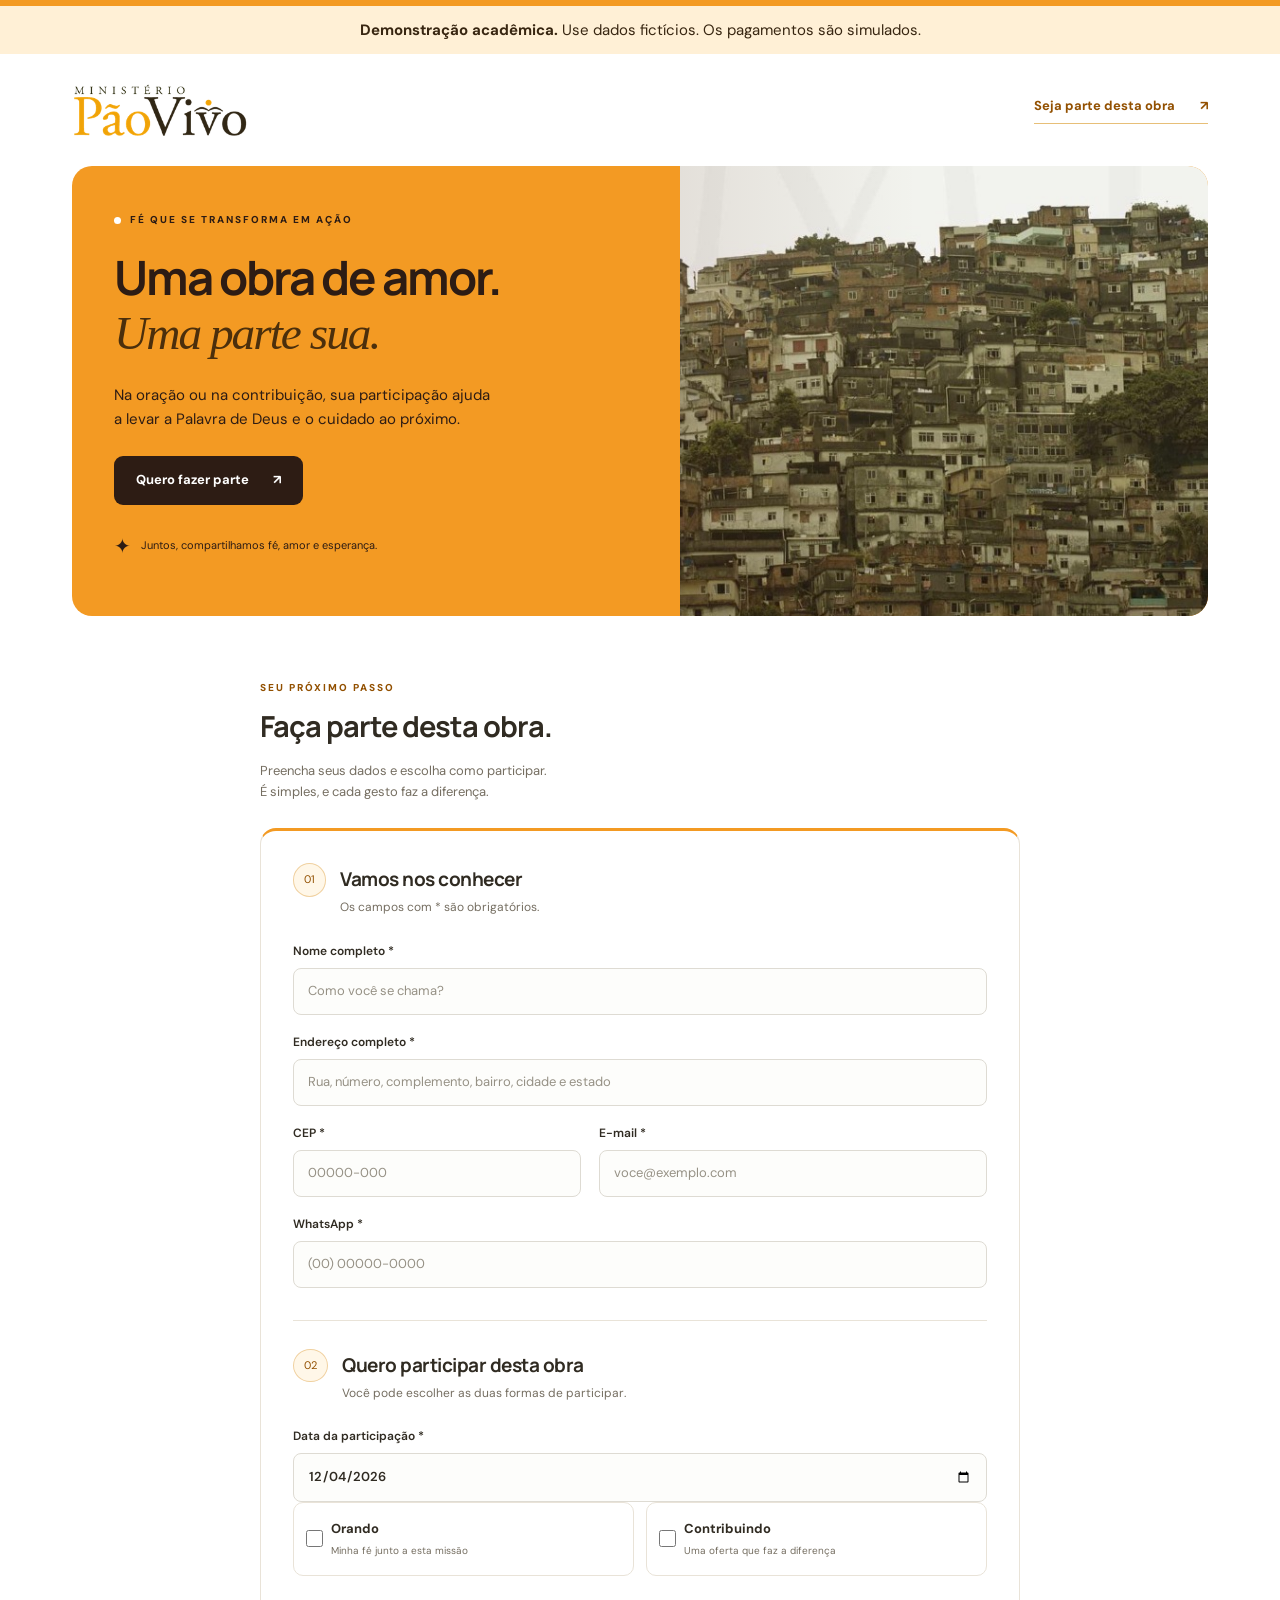
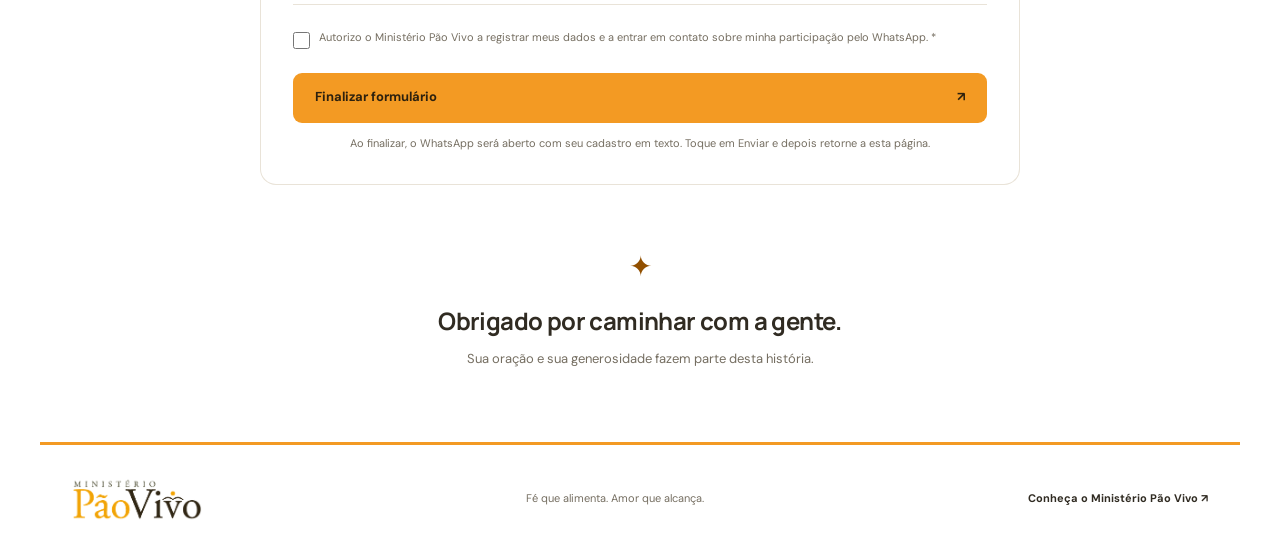
<file: public/index.html>
<!doctype html>
<html lang="pt-BR">
  <head>
    <meta charset="UTF-8" />
    <meta name="viewport" content="width=device-width, initial-scale=1" />
    <meta name="theme-color" content="#f39a23" />
    <meta
      name="description"
      content="Participe da obra do Ministério Pão Vivo por meio da oração e da contribuição."
    />
    <title>Faça parte desta obra | Ministério Pão Vivo</title>
    <link rel="stylesheet" href="styles.css" />
    <link rel="stylesheet" href="landing.css" />
    <script src="participation.js" defer></script>
    <script src="card-renderer.js" defer></script>
    <script src="participation-card.js" defer></script>
    <script src="app.js" defer></script>
  </head>
  <body class="donation-landing">
    <p class="demo-notice"><strong>Demonstração acadêmica.</strong> Use dados fictícios. Os pagamentos são simulados.</p>
    <header class="header wrap">
      <a
        href="https://www.ministeriopaovivo.com.br/"
        aria-label="Site do Ministério Pão Vivo"
        ><img class="logo" src="assets/logo.png" alt="Ministério Pão Vivo"
      /></a>
      <a class="header-link" href="#participar"
        >Seja parte desta obra <span aria-hidden="true">↗</span></a
      >
    </header>
    <main class="wrap">
      <div id="form-view">
        <section class="hero" aria-labelledby="hero-title">
          <div class="hero-copy">
            <div class="eyebrow">
              <span></span> FÉ QUE SE TRANSFORMA EM AÇÃO
            </div>
            <h1 id="hero-title">
              Uma obra de amor.<br /><em>Uma parte sua.</em>
            </h1>
            <p>
              Na oração ou na contribuição, sua participação ajuda a levar a
              Palavra de Deus e o cuidado ao próximo.
            </p>
            <a class="button dark" href="#participar"
              >Quero fazer parte <span aria-hidden="true">↗</span></a
            >
            <div class="hero-note">
              <span aria-hidden="true">✦</span> Juntos, compartilhamos fé, amor
              e esperança.
            </div>
          </div>
          <div class="landing-photo">
            <img
              src="assets/favela.jpg"
              alt="Comunidade retratada no site do Ministério Pão Vivo"
              width="1484"
              height="570"
            />
          </div>
        </section>
        <div class="section-intro" id="participar">
          <div class="eyebrow">SEU PRÓXIMO PASSO</div>
          <h2>Faça parte desta obra.</h2>
          <p>
            Preencha seus dados e escolha como participar.<br />É simples, e
            cada gesto faz a diferença.
          </p>
        </div>
        <div class="content-grid">
          <form id="participation-form" class="form-card">
            <section>
              <div class="section-heading">
                <span class="step">01</span>
                <div>
                  <h3>Vamos nos conhecer</h3>
                  <p>Os campos com * são obrigatórios.</p>
                </div>
              </div>
              <div class="fields">
                <label class="full"
                  >Nome completo *<input
                    name="nome"
                    autocomplete="name"
                    required
                    maxlength="160"
                    placeholder="Como você se chama?"
                /></label>
                <label class="full"
                  >Endereço completo *<input
                    name="endereco"
                    autocomplete="street-address"
                    required
                    maxlength="300"
                    placeholder="Rua, número, complemento, bairro, cidade e estado"
                /></label>
                <label
                  >CEP *<input
                    name="cep"
                    autocomplete="postal-code"
                    inputmode="numeric"
                    required
                    pattern="[0-9]{5}-[0-9]{3}"
                    maxlength="9"
                    placeholder="00000-000"
                /></label>
                <label
                  >E-mail *<input
                    name="email"
                    autocomplete="email"
                    type="email"
                    required
                    maxlength="200"
                    placeholder="voce@exemplo.com"
                /></label>
                <label class="full"
                  >WhatsApp *<input
                    name="whatsapp"
                    autocomplete="tel"
                    type="tel"
                    inputmode="tel"
                    required
                    pattern="\([0-9]{2}\) [0-9]{4,5}-[0-9]{4}"
                    maxlength="15"
                    placeholder="(00) 00000-0000"
                /></label>
              </div>
            </section>
            <section class="form-section">
              <div class="section-heading">
                <span class="step">02</span>
                <div>
                  <h3>Quero participar desta obra</h3>
                  <p>Você pode escolher as duas formas de participar.</p>
                </div>
              </div>
              <label
                >Data da participação *<input
                  type="date"
                  name="dataParticipacao"
                  required
              /></label>
              <div class="choices">
                <label class="choice"
                  ><input type="checkbox" name="orando" /><span
                    class="choice-icon"
                    aria-hidden="true"
                    >♡</span
                  ><span
                    ><strong>Orando</strong
                    ><small>Minha fé junto a esta missão</small></span
                  ></label
                ><label class="choice"
                  ><input
                    type="checkbox"
                    name="contribuindo"
                    id="contribuindo"
                  /><span class="choice-icon" aria-hidden="true">✦</span
                  ><span
                    ><strong>Contribuindo</strong
                    ><small>Uma oferta que faz a diferença</small></span
                  ></label
                >
              </div>
              <p id="participation-error" class="error" role="alert" hidden>
                Escolha orar, contribuir ou as duas opções.
              </p>
              <fieldset id="contribution-fields" hidden disabled>
                <legend>Sua contribuição</legend>
                <div class="field-title">Como será sua oferta? *</div>
                <div class="radio-row">
                  <label
                    ><input
                      type="radio"
                      name="frequencia"
                      value="Oferta mensal"
                      required
                    />
                    Oferta mensal</label
                  ><label
                    ><input
                      type="radio"
                      name="frequencia"
                      value="Oferta pontual"
                    />
                    Oferta pontual</label
                  >
                </div>
                <div class="field-title">Como vou contribuir *</div>
                <div class="radio-row">
                  <label
                    ><input type="radio" name="metodo" value="Pix" required />
                    Pix</label
                  ><label
                    ><input type="radio" name="metodo" value="Transferência" />
                    Transferência</label
                  ><label
                    ><input
                      type="radio"
                      name="metodo"
                      value="Boleto bancário"
                    />
                    Boleto bancário</label
                  >
                </div>
                <div
                  id="transfer-bank-details"
                  class="transfer-bank-details"
                  role="status"
                  aria-live="polite"
                  hidden
                >
                  <strong>Transferência simulada</strong>
                </div>
                <fieldset
                  id="boleto-fields"
                  class="boleto-fields"
                  hidden
                  disabled
                >
                  <legend>Dados para emissão do boleto</legend>
                  <p class="help">
                    Para testar como pessoa física, use o CPF de exemplo 529.982.247-25. O boleto é simulado.
                  </p>
                  <div
                    class="radio-row"
                    role="group"
                    aria-label="Tipo de pessoa"
                  >
                    <label
                      ><input
                        type="radio"
                        name="tipoPessoa"
                        value="PF"
                        checked
                      />
                      Pessoa física</label
                    >
                    <label
                      ><input type="radio" name="tipoPessoa" value="PJ" />
                      Pessoa jurídica</label
                    >
                  </div>
                  <label
                    ><span id="document-label">CPF *</span>
                    <input
                      name="documento"
                      required
                      inputmode="numeric"
                      autocomplete="off"
                      maxlength="14"
                      placeholder="000.000.000-00"
                      aria-describedby="document-help"
                    />
                  </label>
                  <label id="company-name-field" hidden
                    >Razão social *
                    <input
                      name="razaoSocial"
                      required
                      disabled
                      maxlength="160"
                      autocomplete="organization"
                      placeholder="Nome da empresa para emissão do boleto"
                    />
                  </label>
                  <p id="document-help" class="help">
                    Informe o documento do pagador para a emissão do boleto pelo
                    Ministério Pão Vivo. Ele será incluído no cadastro enviado
                    pelo WhatsApp.
                  </p>
                </fieldset>
                <label
                  >Valor da oferta (R$) *<input
                    name="valor"
                    type="text"
                    required
                    inputmode="numeric"
                    maxlength="16"
                    placeholder="0,00"
                /></label>
                <p class="help">
                  A oferta mensal é uma intenção de apoio. Este formulário não
                  realiza cobranças automáticas.
                </p>
              </fieldset>
            </section>
            <div class="submit-area">
              <label class="consent"
                ><input type="checkbox" name="consentimento" required /><span
                  >Autorizo o Ministério Pão Vivo a registrar meus dados e a
                  entrar em contato sobre minha participação pelo WhatsApp.
                  *</span
                ></label
              >
              <button class="button dark submit" type="submit">
                Finalizar formulário <span aria-hidden="true">↗</span>
              </button>
              <p id="registration-status" class="help center" role="status"></p>
              <p class="help center">
                Ao finalizar, o WhatsApp será aberto com seu cadastro em texto.
                Toque em Enviar e depois retorne a esta página.
              </p>
            </div>
          </form>
        </div>
      </div>
      <section
        id="payment-view"
        class="payment-view"
        aria-labelledby="payment-heading"
        hidden
      >
        <div class="payment-intro">
          <div class="eyebrow">OBRIGADO POR PARTICIPAR</div>
          <h1 id="payment-heading" tabindex="-1">
            Sua participação faz a diferença.
          </h1>
          <p id="participation-summary"></p>
          <a
            id="registration-whatsapp"
            class="back-button"
            target="_blank"
            rel="noopener noreferrer"
            hidden
            >Continuar no WhatsApp ↗</a
          >
          <button id="edit-form" class="back-button" type="button">
            ← Voltar e editar meus dados
          </button>
        </div>
        <section
          id="boleto-options"
          class="donation-card"
          hidden
          aria-labelledby="boleto-heading"
        >
          <div class="eyebrow">CONTRIBUIÇÃO POR BOLETO</div>
          <h2 id="boleto-heading">Aguarde seu boleto pelo WhatsApp.</h2>
          <p>Na produção, você receberia o boleto pelo WhatsApp informado. Nesta demonstração, a solicitação abre o WhatsApp de teste e o boleto é simulado.</p>

        </section>
        <div id="payment-options">
          <section class="donation-card" aria-labelledby="donation-title">
            <div class="eyebrow">DEMONSTRAÇÃO ACADÊMICA</div>
            <h2 id="donation-title">Sua oferta leva<br />esta obra adiante.</h2>
            <p>Veja como funciona a etapa de pagamento da sua contribuição.</p>
            <div class="qr-block">
              <div class="qr-frame">
                <img src="assets/pix-simulado.png" width="185" height="185" alt="QR Code Pix simulado, sem valor para pagamento" />
              </div>
              <p>Pix de demonstração. Use o botão para simular a cópia do código.</p>
              <button id="copy-pix" class="button copy" type="button">Copiar Pix Copia e Cola</button>
              <span id="copy-status" role="status" class="copy-status"></span>
              <details id="pix-details">
                <summary>Ver código Pix simulado</summary>
                <textarea id="pix-code" readonly aria-label="Código Pix simulado" rows="3">PIX-DEMONSTRACAO-MPV-SEM-VALOR</textarea>
              </details>
            </div>
            <div class="bank">
              <h3>Transferência ou depósito</h3>
              <p>Simulação. Nenhum valor deve ser transferido.</p>
            </div>
            <div class="receipt">
              <span aria-hidden="true">↗</span>
              <div>
                <strong>Conclua a simulação para baixar a ficha.</strong>
                <p>Nenhum comprovante é necessário.</p>
              </div>
            </div>
          </section>
        </div>
        <section
          id="finish-donation"
          class="finish-actions"
          aria-labelledby="finish-donation-heading"
          hidden
        >
          <h2 id="finish-donation-heading">Tudo pronto para finalizar?</h2>
          <label class="consent"
            ><input type="checkbox" id="confirm-donation" /><span
              >Confirmo a conclusão do pagamento simulado.</span>
            ></label
          >
          <button
            id="complete-donation"
            class="button dark"
            type="button"
            disabled
          >
            Finalizar participação ↗
          </button>
        </section>
        <p id="payment-status" role="status" class="help center"></p>
        <section id="finish-boleto" class="finish-actions" hidden>
          <button id="complete-boleto" class="button dark" type="button">
            Finalizar simulação de boleto ↗
          </button>
        </section>
        <section id="finish-prayer" class="finish-actions" hidden>
          <button id="complete-prayer" class="button dark" type="button">
            Já enviei meu cadastro. Finalizar ↗
          </button>
        </section>
      </section>
      <section
        id="completion-view"
        class="finish-view"
        aria-labelledby="completion-title"
        hidden
      >
        <span class="finish-icon" aria-hidden="true">✓</span>
        <h1 id="completion-title" tabindex="-1">
          Doação Realizada com sucesso
        </h1>
        <p id="completion-detail"></p>
        <section
          id="participation-card-section"
          class="participation-card-section"
          aria-labelledby="card-heading"
          hidden
        >
          <div class="eyebrow">UMA CÓPIA PARA VOCÊ</div>
          <h2 id="card-heading">Guarde sua ficha de participação.</h2>
          <p>Baixe a imagem com suas respostas para guardar com você.</p>
          <p id="card-status" class="help" role="status" aria-live="polite"></p>
          <img
            id="participation-card-image"
            class="participation-card-preview"
            alt="Ficha de participação com as respostas preenchidas no formulário"
            hidden
          />
          <p class="help card-receipt-note">
            Nenhum pagamento é realizado na demonstração.
          </p>
          <button
            id="download-card"
            class="button card-download"
            type="button"
            disabled
          >
            Baixar ficha em imagem ↓
          </button>
        </section>
        <div class="completion-exit">
          <p>Clique no botão abaixo para sair.</p>
          <button id="exit-flow" class="button dark" type="button">
            Sair ↗
          </button>
        </div>
      </section>
      <section
        id="farewell-view"
        class="finish-view"
        aria-labelledby="farewell-title"
        hidden
      >
        <span class="finish-icon" aria-hidden="true">♥</span>
        <h1 id="farewell-title" tabindex="-1">
          Obrigado por fazer parte desta obra.
        </h1>
        <p>
          Sua oração e sua generosidade fazem parte desta história. Que Deus
          abençoe você e sua família!
        </p>
        <p class="help">
          Ministério Pão Vivo · Plantando igrejas. Transformando Vidas
        </p>
      </section>
      <section class="closing" id="closing-message">
        <span aria-hidden="true">✦</span>
        <h2>Obrigado por caminhar com a gente.</h2>
        <p>Sua oração e sua generosidade fazem parte desta história.</p>
      </section>
    </main>
    <footer class="wrap">
      <img class="logo" src="assets/logo.png" alt="Ministério Pão Vivo" />
      <p>Fé que alimenta. Amor que alcança.</p>
      <a
        href="https://www.ministeriopaovivo.com.br/"
        target="_blank"
        rel="noopener noreferrer"
        >Conheça o Ministério Pão Vivo ↗</a
      >
    </footer>
  </body>
</html>
</file>
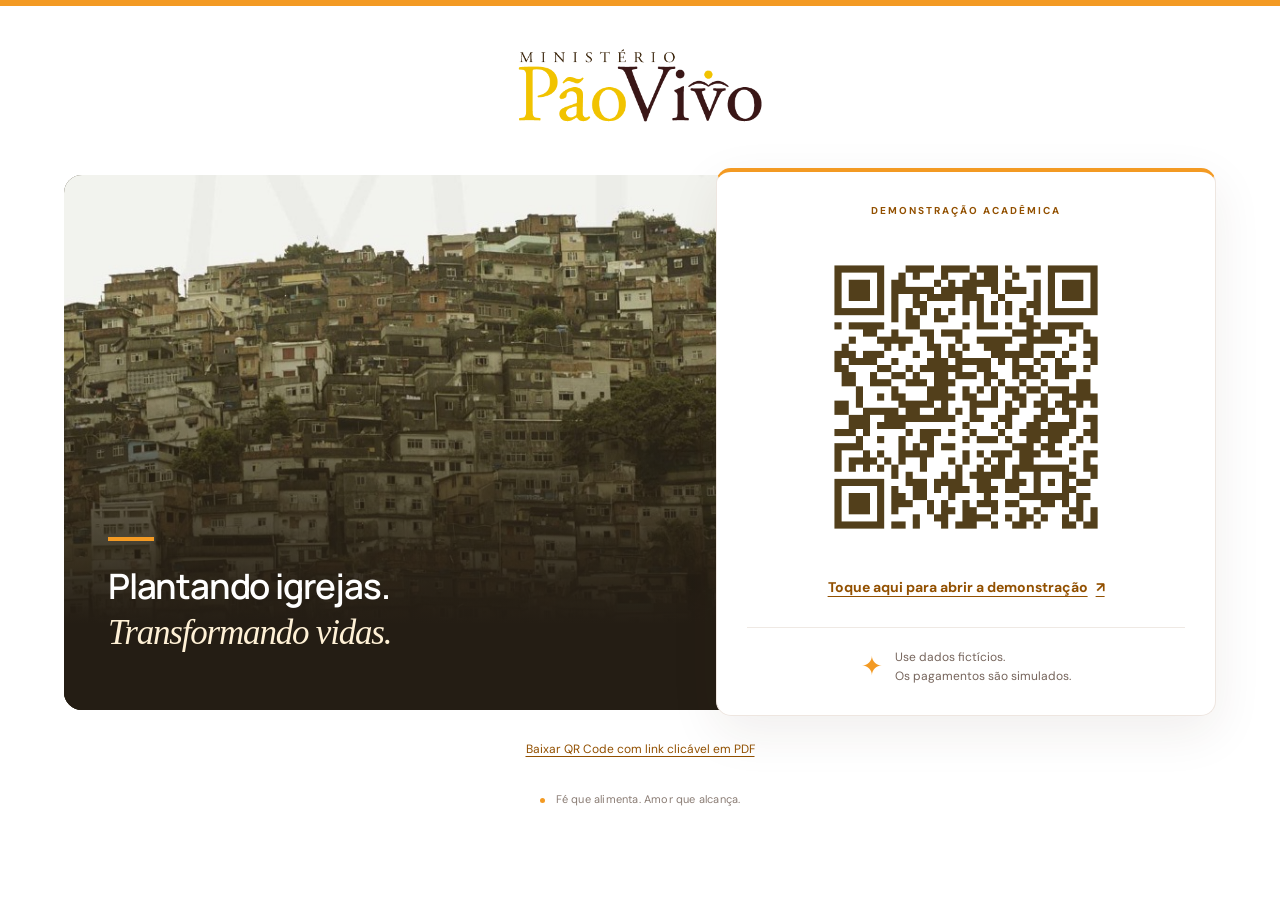
<file: public/acesso.html>
<!doctype html>
<html lang="pt-BR">
  <head>
    <meta charset="utf-8" />
    <meta name="viewport" content="width=device-width, initial-scale=1" />
    <meta name="theme-color" content="#f39a23" />
    <meta
      name="description"
      content="Participe da obra do Ministério Pão Vivo."
    />
    <title>Ministério Pão Vivo</title>
    <link rel="stylesheet" href="styles.css" />
    <link rel="stylesheet" href="acesso.css" />
  </head>
  <body class="access-page">
    <header class="access-header">
      <img
        src="assets/logo-oficial.png"
        alt="Ministério Pão Vivo"
        width="406"
        height="135"
      />
    </header>
    <main class="access-main">
      <section
        class="access-composition"
        aria-label="Participe da obra do Ministério Pão Vivo"
      >
        <div class="community-photo">
          <img
            src="assets/favela.jpg"
            alt="Casas de uma comunidade, em fotografia do site do Ministério Pão Vivo"
            width="1484"
            height="570"
          />
          <div class="community-caption">
            <span class="community-line" aria-hidden="true"></span>
            <h1>Plantando igrejas.<br /><em>Transformando vidas.</em></h1>
          </div>
        </div>
        <div class="access-code-card">
          <span class="access-code-label">DEMONSTRAÇÃO ACADÊMICA</span>
          <a
            class="access-code-link"
            href="/"
            aria-label="Acessar o formulário de participação do Ministério Pão Vivo"
          >
            <img
              src="assets/qr-code-acesso-simples.png"
              alt="QR Code de acesso ao formulário de participação"
              width="720"
              height="720"
            />
          </a>
          <a class="access-donation-link" href="/">
            Toque aqui para abrir a demonstração <span aria-hidden="true">↗</span>
          </a>
          <div class="participation-note">
            <span aria-hidden="true">✦</span>
            <p>
              Use dados fictícios.<br />Os pagamentos são simulados.
            </p>
          </div>
        </div>
      </section>
      <p class="access-document">
        <a href="assets/qr-code-demo.pdf#view=Fit" download>
          Baixar QR Code com link clicável em PDF
        </a>
      </p>
      <footer class="access-footer">
        <span aria-hidden="true"></span> Fé que alimenta. Amor que alcança.
      </footer>
    </main>
  </body>
</html>
</file>
<file: public/styles.css>
@import url("https://fonts.googleapis.com/css2?family=DM+Sans:wght@400;500;600;700&family=Manrope:wght@400;500;600;700;800&display=swap");
:root {
  --cream: #fff6e5;
  --gold: #f9bf51;
  --orange: #f39a23;
  --ink: #302b22;
  --muted: #756e61;
  --line: #e9e3d8;
  --green: #52713c;
}
* {
  box-sizing: border-box;
}
html {
  scroll-behavior: smooth;
  scroll-padding-top: 24px;
}
body {
  margin: 0;
  background: #f9f8f4;
  color: var(--ink);
  font:
    15px/1.6 "DM Sans",
    sans-serif;
}
.wrap {
  max-width: 1200px;
  margin: auto;
  padding-inline: 32px;
}
a {
  color: inherit;
}
button,
input,
textarea {
  font: inherit;
}
button,
a,
input,
summary {
  -webkit-tap-highlight-color: transparent;
}
button {
  cursor: pointer;
}
button:focus-visible,
a:focus-visible,
summary:focus-visible {
  outline: 3px solid var(--orange);
  outline-offset: 4px;
}
input:focus-visible,
textarea:focus-visible {
  outline: 2px solid #ac7020;
  outline-offset: 2px;
}
.header {
  height: 112px;
  display: flex;
  align-items: center;
  justify-content: space-between;
}
.logo {
  width: 176px;
  height: auto;
  display: block;
}
.header-link {
  text-decoration: none;
  font-size: 13px;
  font-weight: 700;
  border-bottom: 1px solid #bab4a8;
  padding-bottom: 7px;
}
.header-link span {
  margin-left: 22px;
}
.hero {
  min-height: 450px;
  background: var(--cream);
  border-radius: 24px;
  display: grid;
  grid-template-columns: 1.2fr 1fr;
  overflow: hidden;
  border: 1px solid #efe3cb;
}
.hero-copy {
  padding: 48px;
}
.eyebrow {
  font-size: 10px;
  letter-spacing: 2px;
  font-weight: 800;
  display: flex;
  align-items: center;
  gap: 9px;
}
.eyebrow span {
  width: 7px;
  height: 7px;
  background: var(--orange);
  border-radius: 50%;
}
h1,
h2,
h3,
p {
  margin-top: 0;
}
h1,
h2,
h3 {
  font-family: "Manrope", sans-serif;
}
h1 {
  font-size: clamp(34px, 3.7vw, 49px);
  line-height: 1.15;
  letter-spacing: -2px;
  margin: 22px 0;
}
h1 em {
  font-family: Georgia, serif;
  color: #a66323;
  font-weight: 400;
}
p {
  color: var(--muted);
}
.hero-copy > p {
  max-width: 380px;
  font-size: 15px;
  margin-bottom: 25px;
}
.button {
  display: inline-flex;
  align-items: center;
  justify-content: space-between;
  gap: 24px;
  border-radius: 9px;
  padding: 14px 22px;
  border: 0;
  text-decoration: none;
  font-weight: 700;
  font-size: 13px;
  transition:
    background 0.2s,
    transform 0.2s;
}
.button:hover {
  transform: translateY(-1px);
}
.dark {
  background: var(--ink);
  color: white;
}
.dark:hover {
  background: #4c4231;
}
.hero-note {
  font-size: 11px;
  color: var(--muted);
  margin-top: 25px;
  display: flex;
  gap: 10px;
  align-items: center;
}
.hero-note span {
  color: #a66323;
  font-size: 20px;
}
.hero-art {
  position: relative;
  min-height: 420px;
  background: var(--gold);
  border-radius: 190px 0 0 0;
  margin-top: 24px;
  margin-left: 14px;
  overflow: hidden;
}
.art-orbit {
  position: absolute;
  width: 350px;
  height: 350px;
  left: 85px;
  top: 38px;
  border: 1px solid #ac76224d;
  border-radius: 50%;
  box-shadow:
    0 0 0 35px #f9bf51,
    0 0 0 36px #ac76223b,
    0 0 0 70px #f9bf51,
    0 0 0 71px #ac76222b;
}
.art-grain {
  position: absolute;
  left: 50px;
  top: -44px;
  font: 310px Georgia;
  color: #8e6126;
  transform: rotate(-32deg);
}
.art-sun {
  position: absolute;
  right: 55px;
  top: 36px;
  font-size: 70px;
  color: var(--cream);
}
.art-caption {
  position: absolute;
  left: 45px;
  bottom: 46px;
  font-size: 23px;
  line-height: 1.4;
  letter-spacing: -0.5px;
}
.art-caption strong {
  font-family: Georgia, serif;
  font-weight: 400;
  font-style: italic;
  font-size: 30px;
}
.art-seal {
  position: absolute;
  right: 24px;
  bottom: 24px;
  background: var(--cream);
  width: 80px;
  height: 80px;
  border-radius: 50%;
  display: grid;
  place-content: center;
  text-align: center;
  font-size: 8px;
  font-weight: 800;
  letter-spacing: 1px;
  transform: rotate(12deg);
}
.section-intro {
  display: flex;
  align-items: end;
  justify-content: space-between;
  margin: 64px 0 25px;
  gap: 24px;
}
.section-intro h2 {
  font-size: 29px;
  letter-spacing: -1px;
  margin: 7px 0 0;
}
.section-intro p {
  font-size: 13px;
  margin: 0;
}
.content-grid {
  display: grid;
  grid-template-columns: minmax(0, 1.55fr) minmax(0, 1fr);
  gap: 28px;
  align-items: start;
}
.form-card {
  padding: 32px;
  background: white;
  border: 1px solid var(--line);
  border-radius: 16px;
}
.section-heading {
  display: flex;
  align-items: start;
  gap: 14px;
  margin-bottom: 24px;
}
.step {
  font-size: 11px;
  border: 1px solid var(--line);
  border-radius: 50%;
  padding: 7px 10px;
  color: #94703a;
}
.section-heading h3 {
  font-size: 19px;
  letter-spacing: -0.5px;
  margin: 1px 0 4px;
}
.section-heading p {
  font-size: 12px;
  margin: 0;
}
.fields {
  display: grid;
  grid-template-columns: 1fr 1.35fr;
  gap: 18px;
}
.full {
  grid-column: 1/-1;
}
label {
  display: block;
  font-size: 12px;
  font-weight: 600;
}
input:not([type="checkbox"], [type="radio"]) {
  display: block;
  width: 100%;
  border: 1px solid #dedbd3;
  background: #fdfdfb;
  border-radius: 8px;
  padding: 12px 14px;
  margin-top: 7px;
  font-size: 13px;
  color: var(--ink);
  min-height: 46px;
}
input::placeholder {
  color: #969185;
  font-weight: 400;
}
input[type="checkbox"],
input[type="radio"] {
  accent-color: #9b6519;
  width: 17px;
  height: 17px;
  flex-shrink: 0;
}
input[type="checkbox"] {
  cursor: pointer;
}
.form-section {
  margin-top: 32px;
  border-top: 1px solid var(--line);
  padding-top: 28px;
}
.choices {
  display: grid;
  grid-template-columns: 1fr 1fr;
  gap: 12px;
}
.choice {
  border: 1px solid var(--line);
  border-radius: 10px;
  padding: 16px 12px;
  display: flex;
  align-items: center;
  gap: 8px;
  cursor: pointer;
  position: relative;
}
.choice:has(:checked) {
  border-color: #c08826;
  background: var(--cream);
}
.choice-icon {
  font-size: 23px;
  color: #a47525;
}
.choice strong {
  display: block;
  font-size: 13px;
}
.choice small {
  display: block;
  font-size: 10px;
  font-weight: 400;
  color: var(--muted);
  margin-top: 3px;
}
.choice input {
  margin: 0;
}
.choice-icon {
  display: none;
}
fieldset {
  border: 0;
  padding: 20px 0 0;
  margin: 0;
}
legend {
  padding: 0;
  font-weight: 700;
  font-size: 13px;
  float: left;
  margin-top: 24px;
}
fieldset > legend + * {
  clear: both;
}
.field-title {
  font-size: 12px;
  font-weight: 600;
  margin-bottom: 10px;
}
.radio-row {
  display: flex;
  gap: 22px;
  flex-wrap: wrap;
  margin-bottom: 23px;
}
.radio-row label {
  display: flex;
  align-items: center;
  gap: 7px;
  font-weight: 400;
}
.help {
  font-size: 11px;
  line-height: 1.6;
  margin: 12px 0 0;
}
.submit-area {
  border-top: 1px solid var(--line);
  margin-top: 28px;
  padding-top: 24px;
}
.consent {
  display: flex;
  align-items: start;
  gap: 9px;
  font-size: 11px;
  font-weight: 400;
  color: var(--muted);
}
.consent input {
  margin: 3px 0 0;
}
.submit {
  width: 100%;
  margin-top: 24px;
  min-height: 50px;
}
.center {
  text-align: center;
}
.donation-card {
  background: var(--cream);
  border: 1px solid #ecdfc5;
  border-radius: 16px;
  padding: 30px;
}
.donation-card > .eyebrow {
  font-size: 8px;
  letter-spacing: 1.6px;
}
.donation-card h2 {
  font-size: 28px;
  line-height: 1.3;
  letter-spacing: -0.9px;
  margin: 15px 0 12px;
}
.donation-card > p {
  font-size: 13px;
}
.qr-block {
  border-top: 1px solid #e7d8b9;
  border-bottom: 1px solid #e7d8b9;
  padding: 24px 0;
}
.qr-label {
  display: block;
  font-size: 10px;
  font-weight: 700;
  letter-spacing: 0.8px;
  text-align: center;
}
.qr-frame {
  background: white;
  padding: 12px;
  width: 209px;
  max-width: 100%;
  margin: 18px auto;
  border-radius: 12px;
  border: 1px solid #e8dfce;
}
.qr-frame img {
  display: block;
  width: 100%;
  height: auto;
  image-rendering: pixelated;
}
.qr-block p {
  font-size: 12px;
  text-align: center;
  margin-bottom: 16px;
}
.copy {
  width: 100%;
  background: var(--gold);
  font-size: 12px;
  justify-content: center;
  color: var(--ink);
}
.copy:hover {
  background: #efb541;
}
.copy-status {
  display: block;
  font-size: 11px;
  margin-top: 8px;
  color: #5a4c2a;
}
details {
  font-size: 11px;
  margin-top: 8px;
}
summary {
  cursor: pointer;
}
textarea {
  width: 100%;
  resize: vertical;
  border: 1px solid #dccba9;
  background: #fffdf7;
  font-size: 11px;
  border-radius: 6px;
  margin-top: 8px;
  padding: 8px;
  word-break: break-all;
}
.bank {
  padding: 24px 0;
}
.bank h3 {
  font-size: 15px;
  margin-bottom: 7px;
}
.bank p {
  font-size: 12px;
}
dl {
  margin: 18px 0 0;
}
dl div {
  display: flex;
  justify-content: space-between;
  gap: 12px;
  font-size: 12px;
  padding: 8px 0;
  border-bottom: 1px solid #e9ddc4;
}
dt {
  color: var(--muted);
}
dd {
  font-weight: 700;
  margin: 0;
  text-align: right;
}
.bank-name {
  margin: 12px 0 0;
}
.receipt {
  display: flex;
  gap: 12px;
  background: #f0e6cf;
  border-radius: 10px;
  padding: 17px;
}
.receipt > span {
  color: #8f6729;
  font-size: 22px;
}
.receipt strong {
  font-size: 12px;
}
.receipt p {
  font-size: 12px;
  margin: 5px 0 8px;
}
.receipt a {
  font-size: 11px;
  font-weight: 700;
  text-underline-offset: 3px;
}
.receipt small {
  display: block;
  font-size: 10px;
  color: var(--muted);
  margin-top: 6px;
}
.error {
  color: #a52d20;
  font-size: 12px;
  margin: 12px 0;
}
.success {
  background: #edf4e8;
  padding: 18px;
  border-radius: 8px;
  margin-top: 20px;
  font-size: 13px;
}
.success p {
  margin: 8px 0;
  font-size: 12px;
}
.text-link {
  font-weight: 700;
}
.closing {
  text-align: center;
  padding: 60px 0;
}
.closing > span {
  font-size: 28px;
  color: #a57524;
}
.closing h2 {
  font-size: 24px;
  letter-spacing: -0.6px;
  margin: 12px 0 8px;
}
.closing p {
  font-size: 13px;
}
footer {
  border-top: 1px solid var(--line);
  display: flex;
  justify-content: space-between;
  align-items: center;
  gap: 20px;
  min-height: 110px;
}
footer .logo {
  width: 130px;
}
footer p {
  font-size: 11px;
  margin: 0;
}
footer a {
  font-size: 11px;
  text-decoration: none;
  font-weight: 700;
}
[hidden] {
  display: none !important;
}
@media (min-width: 1000px) {
  .donation-card {
    position: sticky;
    top: 24px;
  }
}
@media (max-width: 800px) {
  .wrap {
    padding-inline: 20px;
  }
  .header {
    height: 90px;
  }
  .hero-copy {
    padding: 32px;
  }
  .hero {
    grid-template-columns: 1.25fr 1fr;
  }
  .hero-art {
    min-height: 390px;
  }
  .art-grain {
    left: 0;
  }
  .art-caption {
    left: 24px;
    font-size: 18px;
    bottom: 110px;
  }
  .art-caption strong {
    font-size: 23px;
  }
  .art-seal {
    width: 65px;
    height: 65px;
  }
  .content-grid {
    grid-template-columns: 1fr;
    gap: 24px;
  }
  .section-intro {
    margin-top: 40px;
  }
  .donation-card {
    max-width: none;
  }
  .qr-block {
    max-width: 450px;
    margin: auto;
  }
  .bank {
    max-width: 550px;
    margin: auto;
  }
  .receipt {
    max-width: 550px;
    margin: auto;
  }
}
@media (max-width: 540px) {
  .header-link {
    font-size: 10px;
  }
  .logo {
    width: 142px;
  }
  .hero {
    display: block;
  }
  .hero-copy {
    padding: 30px 25px;
  }
  .hero h1 {
    font-size: 38px;
  }
  .hero-art {
    min-height: 200px;
    margin: 0 0 0 30px;
    border-radius: 100px 0 0 0;
  }
  .art-grain {
    font-size: 200px;
    top: -70px;
    left: 35px;
  }
  .art-orbit {
    width: 220px;
    height: 220px;
    left: 110px;
    top: 10px;
  }
  .art-caption {
    left: 30px;
    bottom: 25px;
    font-size: 16px;
  }
  .art-caption strong {
    font-size: 23px;
  }
  .art-sun {
    top: 0;
    right: 30px;
    font-size: 50px;
  }
  .art-seal {
    bottom: 20px;
    right: 15px;
  }
  .section-intro {
    display: block;
  }
  .section-intro h2 {
    font-size: 25px;
  }
  .section-intro p {
    margin-top: 12px;
  }
  .form-card {
    padding: 23px 18px;
  }
  .section-heading {
    gap: 10px;
  }
  .section-heading h3 {
    font-size: 17px;
  }
  .fields {
    grid-template-columns: 1fr;
  }
  .fields > label {
    grid-column: auto;
  }
  .choices {
    grid-template-columns: 1fr;
  }
  .choice {
    padding: 16px;
  }
  .choice-icon {
    display: block;
  }
  .donation-card {
    padding: 26px 22px;
  }
  .closing {
    padding: 40px 0;
  }
  .closing h2 {
    font-size: 21px;
  }
  footer {
    padding-top: 24px !important;
    padding-bottom: 24px !important;
    flex-wrap: wrap;
  }
  footer p {
    order: 3;
    width: 100%;
  }
  .eyebrow {
    font-size: 8px;
    letter-spacing: 1.4px;
  }
}
@media (prefers-reduced-motion: reduce) {
  html {
    scroll-behavior: auto;
  }
  .button {
    transition: none;
  }
}

.journey {
  background: var(--cream);
  padding: 30px;
}
.journey h2 {
  font-size: 27px;
  line-height: 1.3;
  margin: 18px 0 25px;
  letter-spacing: -1px;
}
.journey ol {
  padding-left: 22px;
}
.journey li {
  padding: 0 0 16px 8px;
  color: #a67522;
}
.journey strong {
  color: var(--ink);
  font-size: 13px;
}
.journey li p {
  font-size: 12px;
  margin: 5px 0;
}
.payment-view {
  max-width: 760px;
  margin: 35px auto;
}
.payment-intro {
  padding: 0 0 24px;
}
.payment-intro h1 {
  font-size: 38px;
  letter-spacing: -1.5px;
}
.payment-intro > p {
  font-size: 14px;
}
.payment-view .donation-card {
  position: static;
}
.payment-view .qr-block {
  max-width: 430px;
  margin: auto;
}
.payment-view .bank,
.payment-view .receipt {
  max-width: 550px;
  margin: auto;
}
.payment-view .donation-card > h2,
.payment-view .donation-card > .eyebrow,
.payment-view .donation-card > p {
  text-align: center;
  justify-content: center;
}
.back-button {
  display: block;
  margin-top: 12px;
  padding: 8px 0;
  background: transparent;
  border: 0;
  text-decoration: underline;
  text-underline-offset: 4px;
  color: var(--muted);
  font-size: 12px;
}
.payment-help {
  max-width: 500px;
  margin: 20px auto;
}
.access-card {
  max-width: 650px;
  margin: 35px auto;
  text-align: center;
}
.access-card h1 {
  font-size: 37px;
  letter-spacing: -1.3px;
}
.access-qr {
  display: block;
  width: 420px;
  max-width: 100%;
  height: auto;
  margin: 25px auto;
  background: white;
  padding: 14px;
  border-radius: 12px;
  border: 1px solid var(--line);
}
.access-actions {
  display: flex;
  gap: 12px;
  justify-content: center;
  flex-wrap: wrap;
}
.access-url {
  font-size: 12px;
  overflow-wrap: anywhere;
}
.access-eyebrow {
  justify-content: center;
}
.print-only {
  display: none;
}
@media print {
  .header,
  footer,
  .access-actions {
    display: none;
  }
  .access-card {
    margin: 30px auto;
  }
  .print-only {
    display: block;
  }
  body {
    background: white;
  }
}
</file>
<file: public/landing.css>
.donation-landing {
  --orange: #f39a23;
  --cream: #fff7e8;
  background: #fff;
  border-top: 6px solid var(--orange);
}
.donation-landing .header-link {
  color: #925000;
  border-color: #e7bf78;
}
.donation-landing .hero {
  background: var(--orange);
  border: 0;
  grid-template-columns: 1.15fr 1fr;
  border-radius: 20px;
}
.donation-landing .hero-copy {
  padding: 46px 42px;
  color: #2d1c14;
}
.donation-landing .hero-copy h1 {
  color: #2d1c14;
}
.donation-landing .hero-copy h1 em {
  color: #4b2f0c;
}
.donation-landing .hero-copy > .eyebrow {
  color: #2d1c14;
}
.donation-landing .hero-copy > .eyebrow span {
  background: #fff;
}
.donation-landing .hero-copy > p {
  color: #2d1c14;
}
.donation-landing .hero-copy .dark {
  background: #2d1c14;
  color: #fff;
}
.donation-landing .hero-copy .dark:hover {
  background: #493025;
}
.donation-landing .hero-note,
.donation-landing .hero-note > span {
  color: #2d1c14;
}
.landing-photo {
  position: relative;
  overflow: hidden;
  min-height: 450px;
}
.landing-photo img {
  position: absolute;
  inset: 0;
  width: 100%;
  height: calc(100% + 90px);
  object-fit: cover;
  object-position: 52% 20%;
}
.landing-photo:after {
  content: "";
  position: absolute;
  inset: 0;
  background: linear-gradient(90deg, #5a281918, transparent 45%);
}
.donation-landing .section-intro .eyebrow {
  color: #925000;
}
.donation-landing .section-intro {
  display: block;
  max-width: 760px;
  margin-inline: auto;
}
.donation-landing .section-intro > p {
  margin: 12px 0 0;
}
.donation-landing .content-grid {
  display: block;
  max-width: 760px;
  margin-inline: auto;
}
.donation-landing .form-card {
  border-top: 3px solid var(--orange);
}
.donation-landing .step {
  border-color: #f0d1a0;
  background: #fff7e8;
  color: #925000;
}
.donation-landing input[type="checkbox"],
.donation-landing input[type="radio"] {
  accent-color: #925000;
}
.donation-landing .choice:has(:checked) {
  border-color: var(--orange);
  background: #fff7e8;
}
.donation-landing input:focus-visible {
  outline-color: #925000;
}
.donation-landing .choice-icon {
  color: #925000;
}
.donation-landing .submit {
  background: var(--orange);
  color: #2d210e;
}
.donation-landing .submit:hover {
  background: #df8613;
}
.donation-landing .donation-card {
  background: #fff9ed;
  border-color: #f0d1a0;
  border-top: 4px solid var(--orange);
}
.donation-landing .copy {
  background: #f39a23;
  color: #24170f;
}
.donation-landing .copy:hover {
  background: #e98b16;
}
.donation-landing .qr-block {
  border-color: #f0d1a0;
}
.donation-landing .receipt {
  background: #ffedc9;
}
.donation-landing .closing > span {
  color: #925000;
}
.donation-landing footer {
  border-top: 3px solid var(--orange);
}
.transfer-bank-details {
  margin: -7px 0 22px;
  padding: 12px 15px;
  background: #fff9ed;
  border-left: 2px solid #f39a23;
  border-radius: 0 6px 6px 0;
  font-size: 12px;
  color: #675638;
}
.boleto-fields {
  padding: 18px;
  margin: 0 0 22px;
  border: 1px solid #f0d1a0;
  border-radius: 10px;
  background: #fff9ed;
}
.boleto-fields legend {
  padding: 0 6px;
  color: #805017;
  font-size: 13px;
  font-weight: 700;
}
.boleto-fields > label + label {
  margin-top: 16px;
}
.transfer-bank-details > strong {
  display: block;
  font-size: 10px;
  font-weight: 700;
  letter-spacing: 0.7px;
  color: #805017;
  margin-bottom: 5px;
}
.transfer-bank-details > div {
  display: flex;
  flex-wrap: wrap;
  gap: 8px 24px;
}
.transfer-bank-details b {
  font-weight: 600;
  color: #4b391e;
}
.participation-card-section {
  margin: 0 0 32px;
  border: 1px solid #eee0c7;
  border-top: 3px solid #f39a23;
  border-radius: 14px;
  padding: 26px;
  background: #fff;
}
.participation-card-section h2 {
  font-size: 23px;
  line-height: 1.35;
  letter-spacing: -0.7px;
  margin: 10px 0;
}
.participation-card-section > p {
  font-size: 13px;
}
.participation-card-section > p.help {
  font-size: 11px;
}
.participation-card-preview {
  display: block;
  width: 100%;
  max-width: 450px;
  height: auto;
  border: 1px solid #eee0c7;
  border-radius: 8px;
  margin: 20px auto;
}
.card-actions {
  display: flex;
  gap: 12px;
  flex-wrap: wrap;
  margin-top: 18px;
}
.donation-landing #share-card {
  background: var(--orange);
  color: #2d210e;
}
.donation-landing #share-card:hover {
  background: #df8613;
}
.card-actions:has(> button[hidden]) {
  display: none;
}
.card-download {
  margin-top: 2px;
  padding: 7px 11px;
  font-size: 11px;
  font-weight: 500;
  color: #24170f;
  background: #fff7e8;
  border: 1px solid #eee0c7;
  border-radius: 6px;
}
.card-download:hover {
  background: #ffedc9;
}
.card-download:disabled {
  opacity: 0.55;
  cursor: wait;
}
.card-receipt-note {
  margin-top: 16px;
}
.donation-landing .finish-actions .dark,
.donation-landing .finish-view .dark {
  background: var(--orange);
  color: #2d210e;
}
.finish-actions {
  margin: 28px 0 0;
  padding: 24px;
  border: 1px solid #eee0c7;
  border-radius: 12px;
  background: #fff9ed;
}
.finish-actions h2 {
  font-size: 20px;
  letter-spacing: -0.5px;
  margin: 0 0 16px;
}
.finish-actions .button {
  margin-top: 20px;
}
.finish-actions button:disabled {
  opacity: 0.5;
  cursor: not-allowed;
}
.finish-view {
  max-width: 760px;
  min-height: 420px;
  margin: 50px auto;
  text-align: center;
  padding: 42px 24px;
  border: 1px solid #eee0c7;
  border-top: 4px solid #f39a23;
  border-radius: 16px;
  background: #fff;
}
.finish-view h1 {
  font-size: 36px;
  letter-spacing: -1.2px;
  line-height: 1.25;
  margin: 24px 0 18px;
}
.finish-view p {
  max-width: 530px;
  margin: 14px auto;
  font-size: 14px;
}
.finish-view .button {
  margin-top: 20px;
  min-width: 140px;
}
.finish-icon {
  display: inline-grid;
  place-items: center;
  width: 68px;
  height: 68px;
  background: #fff1d6;
  border-radius: 50%;
  font-size: 32px;
  color: #925000;
}
@media (max-width: 540px) {
  .finish-view {
    margin: 28px auto;
    padding: 32px 20px;
  }
  .finish-view h1 {
    font-size: 28px;
  }
  .finish-actions {
    padding: 20px;
  }
  .finish-actions .button {
    width: 100%;
    justify-content: center;
  }
}
.card-actions button:disabled {
  opacity: 0.55;
  cursor: wait;
}
@media (max-width: 540px) {
  .participation-card-section {
    padding: 20px 16px;
  }
  .card-actions .button {
    width: 100%;
    justify-content: center;
  }
}
@media (max-width: 600px) {
  .donation-landing footer.wrap {
    flex-direction: column;
    align-items: center;
    justify-content: center;
    gap: 14px;
    text-align: center;
  }
  .donation-landing footer p {
    order: 0;
    width: 100%;
    text-align: center;
  }
  .card-actions {
    flex-direction: column;
  }
  .card-actions .button {
    width: 100%;
    justify-content: center;
  }
}
@media (max-width: 800px) {
  .donation-landing .hero-copy {
    padding: 32px 28px;
  }
  .donation-landing .hero {
    grid-template-columns: 1.2fr 1fr;
  }
  .landing-photo {
    min-height: 420px;
  }
}
@media (max-width: 540px) {
  .donation-landing .hero {
    display: block;
  }
  .donation-landing .hero-copy {
    padding: 30px 25px;
  }
  .landing-photo {
    min-height: 220px;
    height: 220px;
  }
  .landing-photo img {
    object-position: 50% 20%;
  }
}

/* Ficha e saída na etapa de conclusão. */
.finish-view .participation-card-section {
  margin: 28px 0;
  text-align: left;
}
.finish-view .participation-card-section > p {
  max-width: none;
  margin: 12px 0;
  font-size: 13px;
}
.finish-view .participation-card-section > p.help {
  font-size: 11px;
}
.finish-view .participation-card-section .card-receipt-note {
  margin-top: 16px;
}
.finish-view .card-download {
  margin-top: 2px;
  min-width: 0;
}
.completion-exit {
  margin-top: 28px;
  padding-top: 24px;
  border-top: 1px solid #eee0c7;
}

.demo-notice {
  margin: 0;
  padding: 0.75rem 1rem;
  background: #fff0d6;
  color: #382611;
  text-align: center;
}
</file>
<file: public/acesso.css>
.access-page {
  --access-orange: #f39a23;
  margin: 0;
  background: #fff;
  color: #392b25;
  border-top: 6px solid var(--access-orange);
}
.access-header {
  display: flex;
  justify-content: center;
  align-items: center;
  padding: 38px 24px 42px;
}
.access-header > img {
  display: block;
  width: 248px;
  max-width: 70vw;
  height: auto;
}
.access-main {
  max-width: 1240px;
  margin: 0 auto;
  padding: 0 44px;
}
.access-composition {
  display: grid;
  grid-template-columns: minmax(0, 1.55fr) minmax(0, 1fr);
  align-items: center;
  isolation: isolate;
}
.community-photo {
  height: 535px;
  position: relative;
  overflow: hidden;
  border-radius: 18px;
  background: #433c29;
}
.community-photo > img {
  display: block;
  width: 100%;
  height: 100%;
  object-fit: cover;
  object-position: 50% 38%;
}
.community-photo:after {
  content: "";
  position: absolute;
  inset: 0;
  background: linear-gradient(
    180deg,
    transparent 25%,
    rgba(36, 29, 20, 0.2) 40%,
    #241d14 84%
  );
}
.community-caption {
  position: absolute;
  z-index: 1;
  left: 44px;
  right: 40px;
  bottom: 54px;
}
.community-line {
  display: block;
  width: 46px;
  height: 4px;
  background: var(--access-orange);
  margin-bottom: 23px;
}
.community-caption h1 {
  font-size: 35px;
  font-weight: 600;
  line-height: 1.3;
  letter-spacing: -1.2px;
  color: #fff;
  margin: 0;
}
.community-caption em {
  font-family: Georgia, serif;
  font-weight: 400;
  color: #fff1d6;
}
.access-code-card {
  position: relative;
  z-index: 2;
  margin-left: -48px;
  background: #fff;
  border: 1px solid #eee6e0;
  border-top: 4px solid var(--access-orange);
  border-radius: 15px;
  padding: 31px 30px 27px;
  box-shadow: 0 16px 50px #3c2b1c14;
  text-align: center;
}
.access-code-label {
  display: block;
  font-size: 10px;
  letter-spacing: 2px;
  font-weight: 700;
  color: #925000;
  margin-bottom: 18px;
}
.access-code-link {
  display: block;
  max-width: 320px;
  margin: 0 auto;
  border-radius: 8px;
}
.access-code-link:focus-visible {
  outline: 3px solid var(--access-orange);
  outline-offset: 4px;
}
.access-code-link img {
  display: block;
  width: 100%;
  height: auto;
}
.access-donation-link {
  display: inline-flex;
  align-items: center;
  justify-content: center;
  gap: 8px;
  min-height: 44px;
  margin-top: 8px;
  color: #925000;
  font-size: 14px;
  font-weight: 700;
  line-height: 1.5;
  text-underline-offset: 4px;
}
.access-donation-link:hover,
.access-document a:hover {
  color: #734000;
}
.access-donation-link:focus-visible,
.access-document a:focus-visible {
  outline: 3px solid var(--access-orange);
  outline-offset: 4px;
  border-radius: 4px;
}
.access-document {
  text-align: center;
  margin: 24px 0 0;
  font-size: 12px;
  line-height: 1.6;
}
.access-document a {
  color: #925000;
  text-underline-offset: 3px;
}
.participation-note {
  display: flex;
  align-items: center;
  justify-content: center;
  gap: 12px;
  border-top: 1px solid #efe9e4;
  margin-top: 18px;
  padding-top: 18px;
}
.participation-note > span {
  font-size: 26px;
  color: var(--access-orange);
}
.participation-note p {
  color: #75645b;
  font-size: 12px;
  line-height: 1.6;
  margin: 0;
  text-align: left;
}
.access-footer {
  display: flex;
  gap: 11px;
  justify-content: center;
  align-items: center;
  margin: 0;
  padding: 32px 10px 38px;
  border: 0;
  min-height: 0;
  font-size: 11px;
  color: #8a7c74;
  letter-spacing: 0.2px;
}
.access-footer > span {
  width: 5px;
  height: 5px;
  border-radius: 50%;
  background: var(--access-orange);
}
@media (min-width: 1400px) {
  .access-header {
    padding-top: 47px;
    padding-bottom: 48px;
  }
  .access-header > img {
    width: 270px;
  }
}
@media (max-width: 800px) {
  .access-main {
    padding: 0 24px;
  }
  .community-photo {
    height: 455px;
  }
  .community-caption {
    left: 28px;
    bottom: 35px;
    right: 20px;
  }
  .community-caption h1 {
    font-size: 28px;
  }
  .access-code-card {
    margin-left: -28px;
    padding: 25px 20px;
  }
  .access-code-label {
    font-size: 8px;
    letter-spacing: 1.3px;
  }
  .participation-note p {
    font-size: 10px;
  }
}
@media (max-width: 600px) {
  .access-header {
    padding: 28px 24px 30px;
  }
  .access-header > img {
    width: 207px;
  }
  .access-main {
    padding: 0 20px;
  }
  .access-composition {
    display: block;
  }
  .community-photo {
    height: 275px;
    border-radius: 13px;
  }
  .community-photo > img {
    object-position: 50% 30%;
  }
  .community-caption {
    left: 25px;
    bottom: 49px;
  }
  .community-caption h1 {
    font-size: 27px;
    line-height: 1.25;
  }
  .community-line {
    height: 3px;
    width: 32px;
    margin-bottom: 15px;
  }
  .access-code-card {
    margin: -28px 16px 0;
    padding: 25px 20px 22px;
    border-radius: 12px;
  }
  .access-code-label {
    font-size: 9px;
    letter-spacing: 1.6px;
    margin-bottom: 10px;
  }
  .access-code-link {
    max-width: 280px;
  }
  .participation-note p {
    font-size: 11px;
  }
  .participation-note {
    margin-top: 9px;
    padding-top: 16px;
  }
  .access-footer {
    font-size: 10px;
    padding: 26px 0;
  }
}
@media print {
  .access-page {
    border-top: 6px solid #f39a23;
  }
  .access-header {
    padding: 20px;
  }
  .access-main {
    padding: 0 20px;
  }
  .access-composition {
    display: block;
  }
  .community-photo {
    height: 240px;
  }
  .access-code-card {
    margin: 20px auto;
    max-width: 360px;
    box-shadow: none;
    break-inside: avoid;
  }
  .access-footer {
    display: none;
  }
}
</file>
